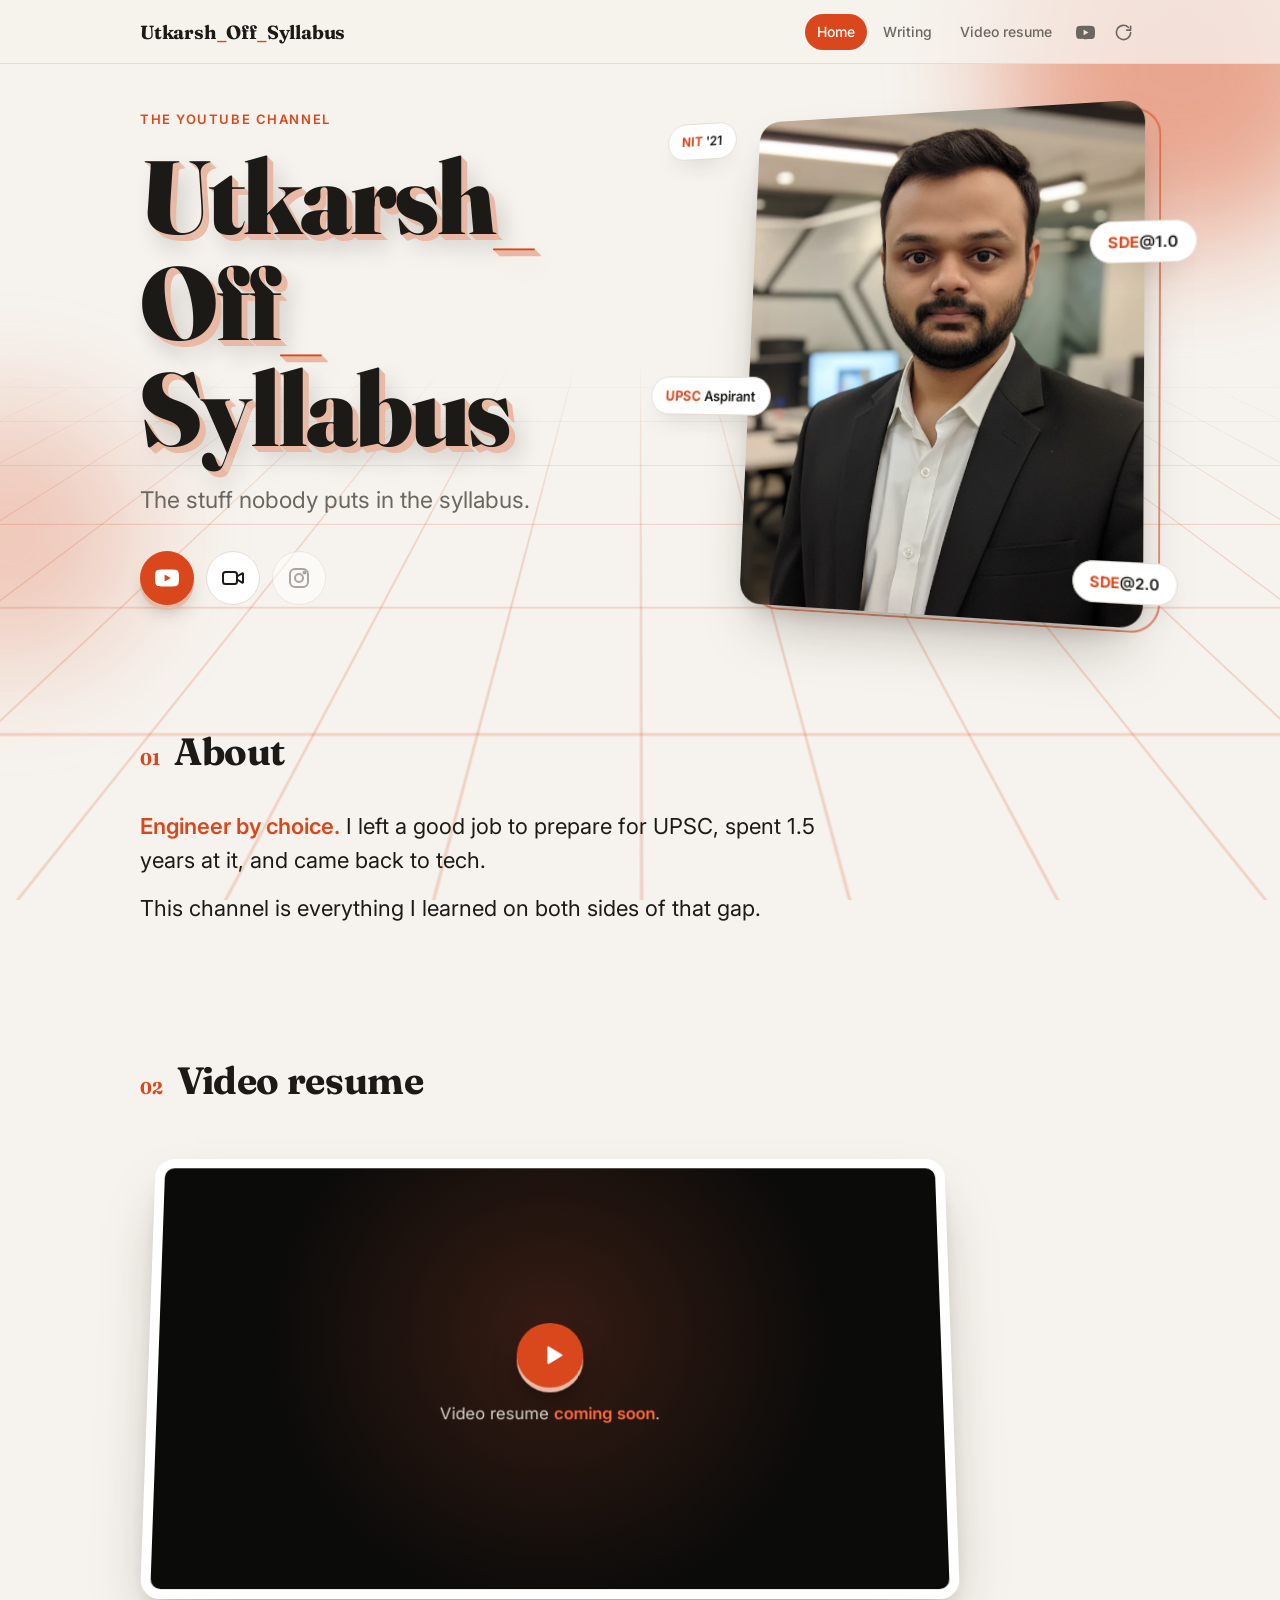
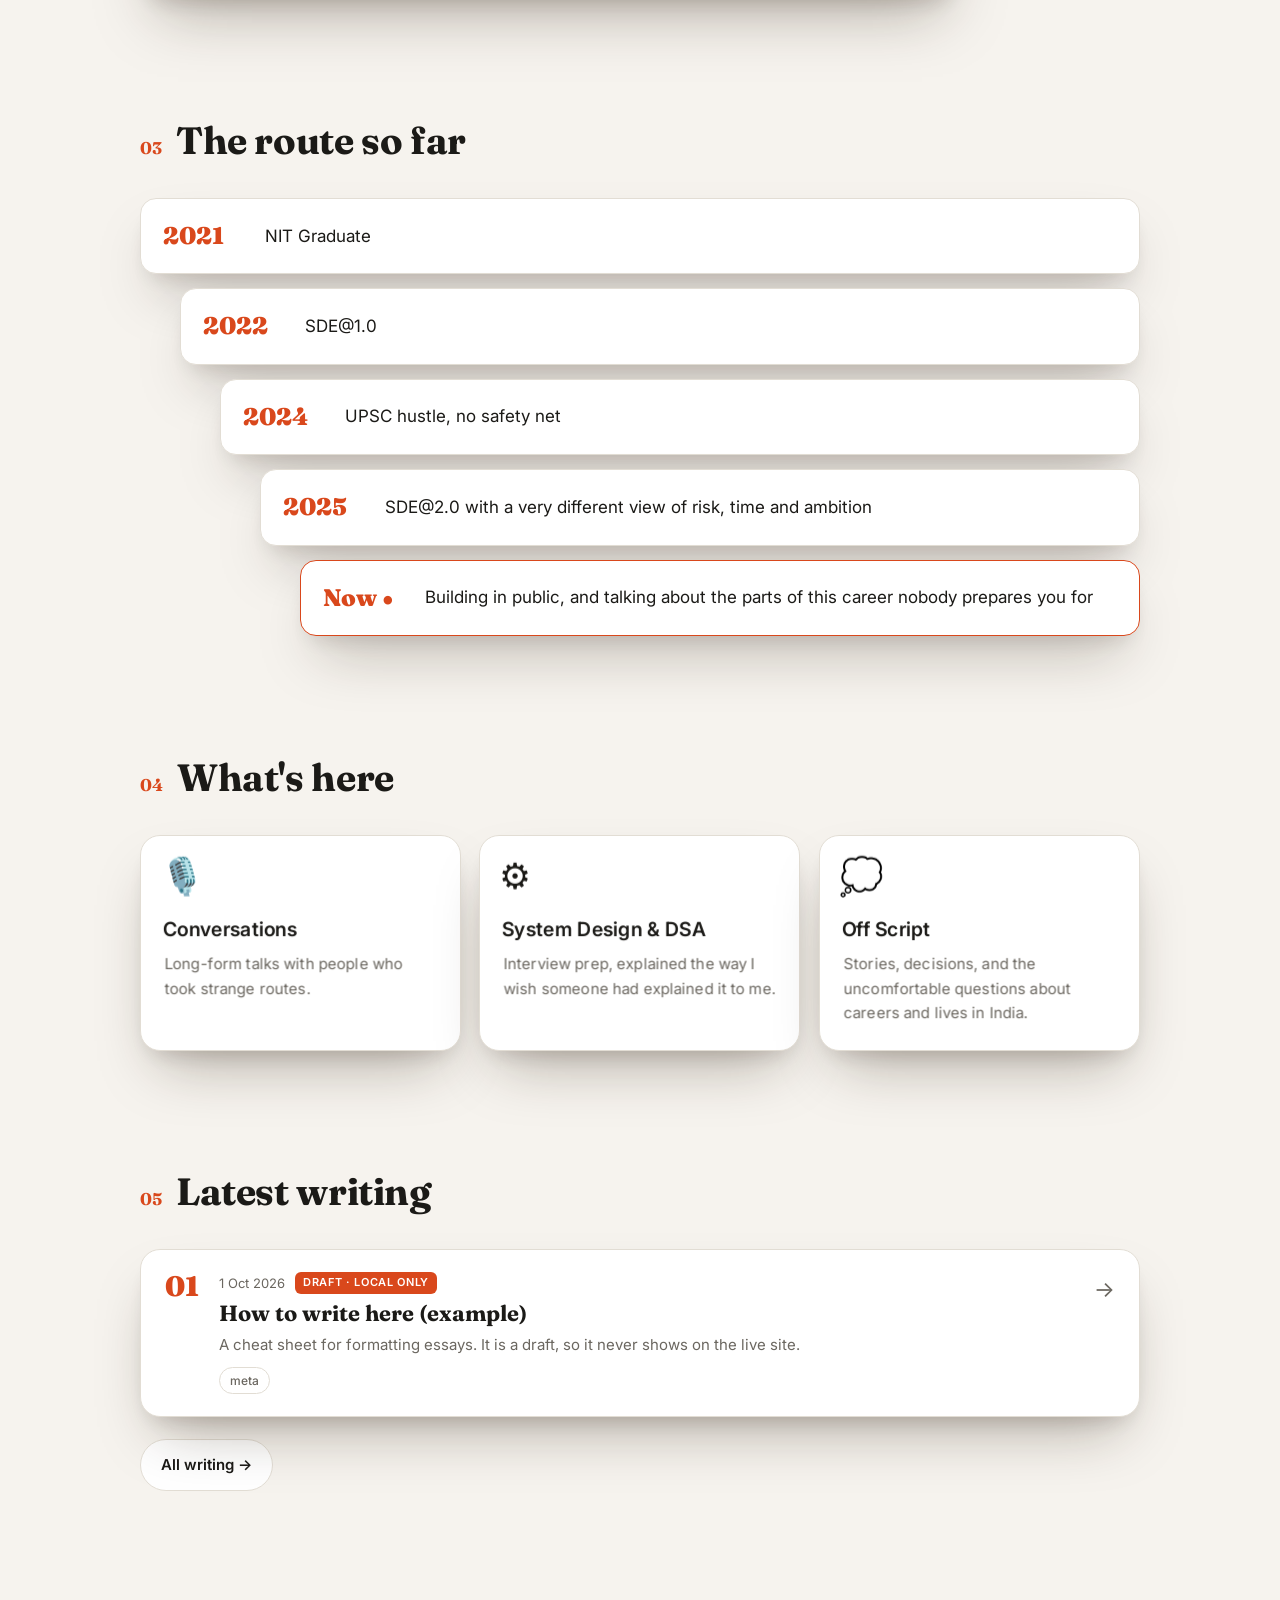
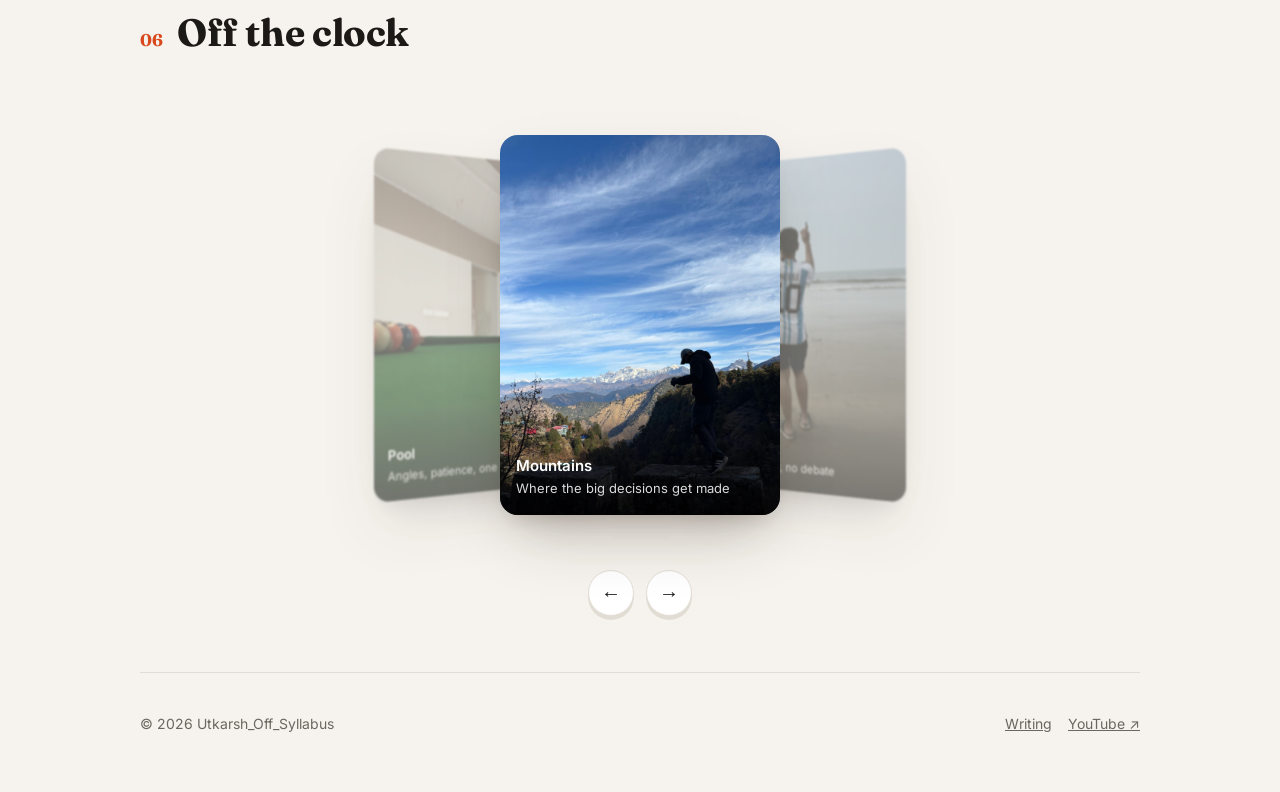
<file: index.html>
<!doctype html>
<html lang="en">
<head>
<meta charset="utf-8">
<meta name="viewport" content="width=device-width, initial-scale=1">
<title>Utkarsh_Off_Syllabus</title>
<meta name="description" content="Utkarsh_Off_Syllabus — the stuff nobody puts in the syllabus. Careers, UPSC, system design and the uncomfortable questions, by Utkarsh.">
<meta property="og:title" content="Utkarsh_Off_Syllabus">
<meta property="og:description" content="The stuff nobody puts in the syllabus.">
<meta property="og:image" content="assets/img/portrait.webp">
<link rel="preconnect" href="https://fonts.googleapis.com">
<link rel="preconnect" href="https://fonts.gstatic.com" crossorigin>
<link href="https://fonts.googleapis.com/css2?family=Fraunces:opsz,wght@9..144,500;9..144,700;9..144,900&family=Inter:wght@400;500;600&display=swap" rel="stylesheet">
<link rel="stylesheet" href="css/tokens.css?v=20261001140530">
<link rel="stylesheet" href="css/base.css?v=20261001140530">
<link rel="stylesheet" href="css/components.css?v=20261001140530">
<!-- Versioned module URLs so a normal refresh picks up new code. The ?v= number is bumped on every commit by tools/pre-commit. Add new JS files here. -->
<script type="importmap">
{ "imports": {
    "./js/content.js": "./js/content.js?v=20261001140530",
    "./js/render.js": "./js/render.js?v=20261001140530",
    "./js/icons.js": "./js/icons.js?v=20261001140530",
    "./js/util.js": "./js/util.js?v=20261001140530",
    "./js/layout.js": "./js/layout.js?v=20261001140530",
    "./js/essays.js": "./js/essays.js?v=20261001140530",
    "./js/effects/tilt.js": "./js/effects/tilt.js?v=20261001140530",
    "./js/effects/reveal.js": "./js/effects/reveal.js?v=20261001140530",
    "./js/effects/carousel.js": "./js/effects/carousel.js?v=20261001140530",
    "./js/effects/tooltips.js": "./js/effects/tooltips.js?v=20261001140530",
    "./essays/index.js": "./essays/index.js?v=20261001140530"
} }
</script>
<script type="module" src="js/main.js?v=20261001140530"></script>
</head>
<body>
  <div class="stage" aria-hidden="true">
    <div class="orb a"></div>
    <div class="orb b"></div>
    <div class="floor"></div>
  </div>

  <!-- Page content is rendered from js/content.js -->
  <main class="wrap" id="app">
    <noscript>
      <header class="hero">
        <div>
          <h1>Utkarsh<span class="us">_</span><br>Off<span class="us">_</span><br>Syllabus</h1>
          <p class="tagline">The stuff nobody puts in the syllabus.</p>
          <a class="btn primary" href="https://www.youtube.com/channel/UCdNdQLkunF5r1ROqwlkOKAQ">Watch on YouTube</a>
        </div>
      </header>
    </noscript>
  </main>
</body>
</html>
</file>
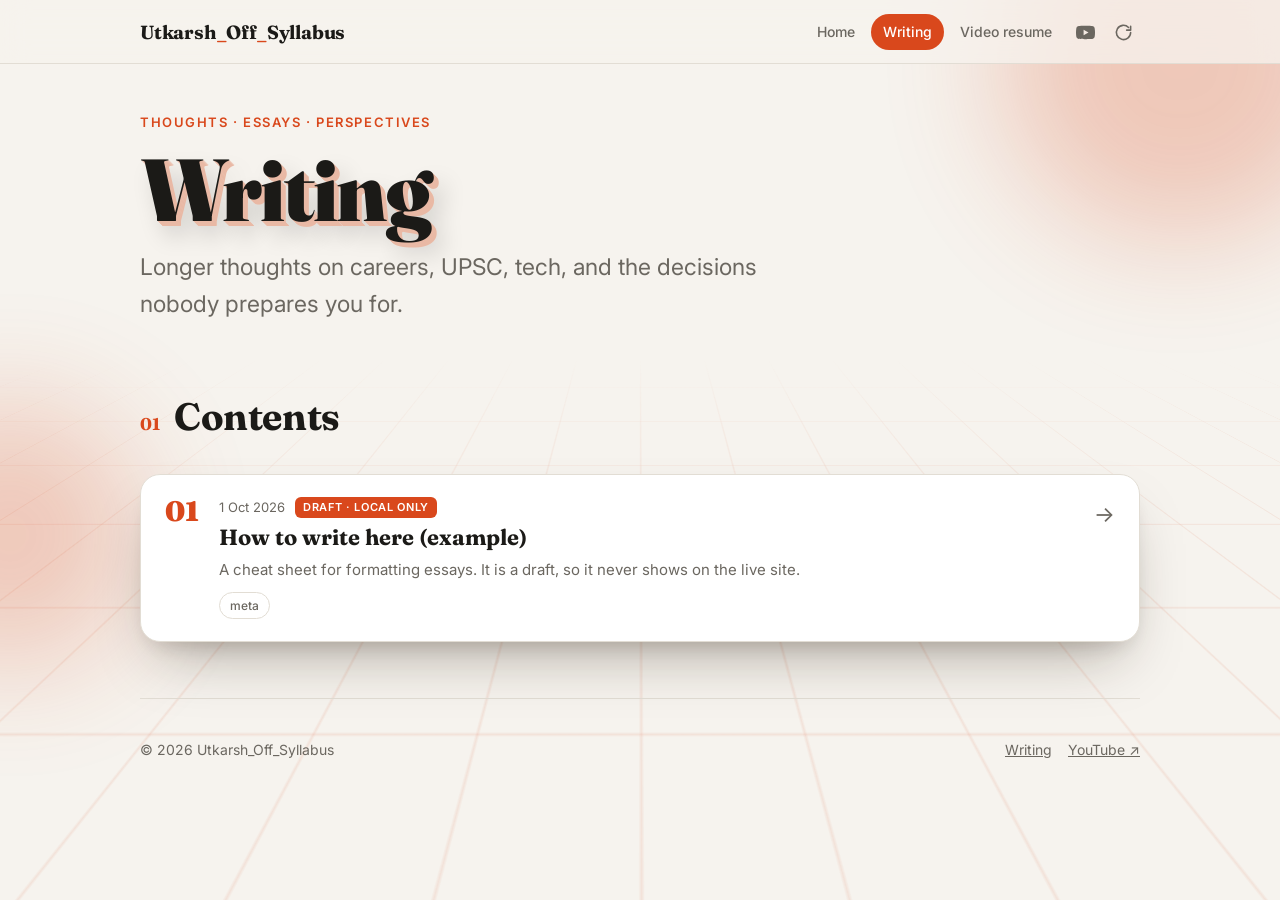
<file: writing.html>
<!doctype html>
<html lang="en">
<head>
<meta charset="utf-8">
<meta name="viewport" content="width=device-width, initial-scale=1">
<title>Writing · Utkarsh_Off_Syllabus</title>
<meta name="description" content="Thoughts, essays and perspectives from Utkarsh_Off_Syllabus — on careers, UPSC, tech and the parts nobody puts in the syllabus.">
<meta property="og:title" content="Writing · Utkarsh_Off_Syllabus">
<meta property="og:description" content="Thoughts, essays and perspectives.">
<meta property="og:image" content="assets/img/portrait.webp">
<link rel="preconnect" href="https://fonts.googleapis.com">
<link rel="preconnect" href="https://fonts.gstatic.com" crossorigin>
<link href="https://fonts.googleapis.com/css2?family=Fraunces:ital,opsz,wght@0,9..144,500;0,9..144,700;0,9..144,900;1,9..144,500&family=Inter:wght@400;500;600&display=swap" rel="stylesheet">
<link rel="stylesheet" href="css/tokens.css?v=20261001140530">
<link rel="stylesheet" href="css/base.css?v=20261001140530">
<link rel="stylesheet" href="css/components.css?v=20261001140530">
<link rel="stylesheet" href="css/writing.css?v=20261001140530">
<!-- Versioned module URLs so a normal refresh picks up new code. The ?v= number is bumped on every commit by tools/pre-commit. Add new JS files here. -->
<script type="importmap">
{ "imports": {
    "./js/content.js": "./js/content.js?v=20261001140530",
    "./js/render.js": "./js/render.js?v=20261001140530",
    "./js/icons.js": "./js/icons.js?v=20261001140530",
    "./js/util.js": "./js/util.js?v=20261001140530",
    "./js/layout.js": "./js/layout.js?v=20261001140530",
    "./js/essays.js": "./js/essays.js?v=20261001140530",
    "./js/effects/tilt.js": "./js/effects/tilt.js?v=20261001140530",
    "./js/effects/reveal.js": "./js/effects/reveal.js?v=20261001140530",
    "./js/effects/carousel.js": "./js/effects/carousel.js?v=20261001140530",
    "./js/effects/tooltips.js": "./js/effects/tooltips.js?v=20261001140530",
    "./essays/index.js": "./essays/index.js?v=20261001140530"
} }
</script>
<script type="module" src="js/writing.js?v=20261001140530"></script>
</head>
<body>
  <div class="stage quiet" aria-hidden="true">
    <div class="orb a"></div>
    <div class="orb b"></div>
    <div class="floor"></div>
  </div>

  <!-- Rendered by js/writing.js from essays/index.js and essays/*.md -->
  <main class="wrap" id="app">
    <noscript>
      <h1>Writing</h1>
      <p>This page needs JavaScript to load the essays. <a href="index.html">Back home</a></p>
    </noscript>
  </main>
</body>
</html>
</file>
<file: css/tokens.css>
/* Design tokens — change colours, fonts and depth here; everything else reads from these. */
:root {
  --font-display: Fraunces, Georgia, serif;
  --font-body: Inter, system-ui, -apple-system, "Segoe UI", sans-serif;

  --bg: #f6f3ee;
  --surface: #ffffff;
  --ink: #1b1a17;
  --muted: #6b6760;
  --line: #e2ddd4;
  --accent: #d9481c;
  --accent-ink: #ffffff;
  --grid: rgba(217, 72, 28, .22);
  --extrude: #e9b9a5;
  --shadow: 0 30px 60px -20px rgba(40, 25, 10, .35), 0 12px 24px -12px rgba(40, 25, 10, .2);

  --radius: 20px;
  --max-width: 1040px;
  --gutter: 20px;
  --ease-out: cubic-bezier(.2, .8, .2, 1);
}

@media (prefers-color-scheme: dark) {
  :root {
    --bg: #12110f;
    --surface: #1d1c19;
    --ink: #f1ede6;
    --muted: #a29d94;
    --line: #2e2c28;
    --accent: #ff6a3d;
    --accent-ink: #12110f;
    --grid: rgba(255, 106, 61, .18);
    --extrude: #5a2a19;
    --shadow: 0 30px 60px -20px rgba(0, 0, 0, .7), 0 12px 24px -12px rgba(0, 0, 0, .5);
  }
}
</file>
<file: css/base.css>
/* Reset, page layout, typography, 3D backdrop and shared section chrome. */
* { box-sizing: border-box; }
/* `clip` (not `hidden`) so sticky nav/outline keep working */
html { -webkit-text-size-adjust: 100%; overflow-x: clip; }
body {
  margin: 0;
  background: var(--bg);
  color: var(--ink);
  font: 400 17px/1.6 var(--font-body);
  overflow-x: clip;
}
a { color: inherit; }
img { display: block; max-width: 100%; }

.sr-only {
  position: absolute; width: 1px; height: 1px; padding: 0; margin: -1px;
  overflow: hidden; clip: rect(0 0 0 0); white-space: nowrap; border: 0;
}
.wrap { max-width: var(--max-width); margin: 0 auto; padding: 0 var(--gutter); position: relative; z-index: 1; }

/* ---------- 3D backdrop: perspective grid floor ---------- */
.stage {
  position: fixed; inset: 0; z-index: 0; pointer-events: none;
  perspective: 600px; perspective-origin: 50% 35%; overflow: hidden;
}
.floor {
  position: absolute; left: -50%; right: -50%; bottom: -30%; height: 90%;
  background-image:
    linear-gradient(var(--grid) 1px, transparent 1px),
    linear-gradient(90deg, var(--grid) 1px, transparent 1px);
  background-size: 64px 64px;
  transform: rotateX(72deg);
  transform-origin: 50% 0;
  -webkit-mask-image: linear-gradient(to bottom, transparent 0%, #000 35%, #000 70%, transparent 100%);
          mask-image: linear-gradient(to bottom, transparent 0%, #000 35%, #000 70%, transparent 100%);
  animation: drive 6s linear infinite;
}
@keyframes drive { to { background-position: 0 64px; } }
.orb { position: absolute; border-radius: 50%; filter: blur(60px); opacity: .45; background: var(--accent); }
.orb.a { width: 360px; height: 360px; top: -120px; right: -80px; }
.orb.b { width: 260px; height: 260px; top: 45%; left: -120px; opacity: .25; }

/* ---------- Typography ---------- */
.eyebrow {
  font-size: 13px; font-weight: 600; letter-spacing: .12em; text-transform: uppercase;
  color: var(--accent);
}
h1 {
  font-family: var(--font-display); font-weight: 900;
  font-size: clamp(52px, 10vw, 104px); line-height: 1.02; letter-spacing: -.02em;
  margin: 14px 0 20px;
  /* extruded 3D type */
  text-shadow:
    1px 1px 0 var(--extrude), 2px 2px 0 var(--extrude), 3px 3px 0 var(--extrude),
    4px 4px 0 var(--extrude), 5px 5px 0 var(--extrude), 6px 6px 0 var(--extrude),
    10px 14px 24px rgba(0, 0, 0, .18);
}
h2 {
  font-family: var(--font-display); font-weight: 700;
  font-size: clamp(28px, 5vw, 38px); margin: 0; letter-spacing: -.01em;
}

/* ---------- Sections ---------- */
section { padding: 56px 0; }
.sec-head { display: flex; align-items: baseline; gap: 14px; margin-bottom: 26px; }
.sec-head .num { font-family: var(--font-display); color: var(--accent); font-weight: 700; }

/* Shared 3D primitives: perspective host, tiltable element, fold-in reveal */
.scene { perspective: 1000px; }
.tilt { transform-style: preserve-3d; transition: transform .25s ease-out; will-change: transform; }
.reveal-wrap { perspective: 1200px; }
.reveal {
  transform: rotateX(38deg) translateY(40px) translateZ(-80px);
  transform-origin: 50% 100%;
  opacity: 0;
  transition: transform .8s var(--ease-out), opacity .8s ease;
}
.reveal.in { transform: none; opacity: 1; }

footer { padding: 40px 0 56px; border-top: 1px solid var(--line); color: var(--muted); font-size: 14px; }
footer .row { display: flex; flex-wrap: wrap; justify-content: space-between; gap: 12px; }
footer .links { display: flex; gap: 16px; }

@media (prefers-reduced-motion: reduce) {
  .floor { animation: none; }
  .reveal { transform: none; opacity: 1; transition: none; }
  .tilt { transition: none; }
}
</file>
<file: css/components.css>
/* One block per component; each matches a renderer in js/render.js. */

/* ---------- Buttons ---------- */
.cta { display: flex; flex-wrap: wrap; gap: 12px; }
.btn {
  display: inline-flex; align-items: center; gap: 10px;
  padding: 13px 20px; border-radius: 999px; text-decoration: none;
  font-weight: 600; font-size: 15px; border: 1px solid var(--line);
  background: var(--surface); color: var(--ink);
  transition: transform .15s ease, box-shadow .15s ease;
}
.btn.primary {
  background: var(--accent); color: var(--accent-ink); border-color: var(--accent);
  box-shadow: 0 5px 0 0 var(--extrude), 0 12px 20px -8px rgba(0, 0, 0, .3);
}
.btn.primary:hover { transform: translateY(-2px); box-shadow: 0 7px 0 0 var(--extrude), 0 16px 24px -8px rgba(0, 0, 0, .3); }
.btn.primary:active { transform: translateY(4px); box-shadow: 0 1px 0 0 var(--extrude); }
.btn.ghost { color: var(--muted); cursor: default; }
.btn svg { width: 18px; height: 18px; flex: none; }
/* Round icon-only buttons (hero) */
.btn.icon-btn { width: 54px; height: 54px; padding: 0; justify-content: center; }
.btn.icon-btn svg { width: 24px; height: 24px; }
.btn.icon-btn:not(.primary):not(.ghost):hover { transform: translateY(-2px); border-color: var(--accent); color: var(--accent); }
.btn.ghost { opacity: .55; }

/* ---------- Top navigation ---------- */
.topnav {
  position: sticky; top: 0; z-index: 50;
  display: flex; align-items: center; justify-content: space-between; gap: 16px;
  padding: 14px 0;
}
.topnav::before {  /* full-bleed frosted bar behind the centred content */
  content: ""; position: absolute; inset: 0 calc(50% - 50vw); z-index: -1;
  background: color-mix(in srgb, var(--bg) 78%, transparent);
  -webkit-backdrop-filter: blur(14px); backdrop-filter: blur(14px);
  border-bottom: 1px solid var(--line);
}
.brand {
  font-family: var(--font-display); font-weight: 700; font-size: 19px;
  text-decoration: none; white-space: nowrap; letter-spacing: -.01em;
}
.brand .us, h1 .us { color: var(--accent); }
.navlinks { display: flex; gap: 4px; }
.navlinks a {
  padding: 7px 12px; border-radius: 999px; text-decoration: none;
  font-size: 14px; font-weight: 500; color: var(--muted); white-space: nowrap;
  transition: color .15s ease, background .15s ease;
}
.navlinks a:hover { color: var(--ink); background: var(--surface); }
.navlinks a[aria-current="page"] { color: var(--accent-ink); background: var(--accent); }
.navlinks { align-items: center; }
.navicon {
  display: inline-grid; place-items: center; width: 34px; height: 34px; padding: 0 !important;
  border-radius: 50%; border: 0; background: none; color: var(--muted); cursor: pointer;
}
.navicon svg { width: 19px; height: 19px; }
.navicon:hover { color: var(--accent); background: var(--surface); }
.navicon.spinning svg { animation: spin .8s linear infinite; }
@keyframes spin { to { transform: rotate(360deg); } }

/* ---------- Hero ---------- */
.hero {
  padding: 40px 0 56px;
  display: grid; grid-template-columns: 1.15fr .85fr; gap: 48px; align-items: center;
}
.tagline { font-size: clamp(19px, 3.4vw, 23px); color: var(--muted); margin: 0 0 32px; }

/* 3D portrait card */
.portrait { position: relative; border-radius: 22px; transform: rotateY(-14deg) rotateX(6deg); }
.portrait .photo {
  border-radius: 22px; overflow: hidden; box-shadow: var(--shadow);
  aspect-ratio: 4 / 5; background: var(--line); transform: translateZ(0);
}
.portrait img { width: 100%; height: 100%; object-fit: cover; object-position: 50% 0; }
.portrait .frame {
  position: absolute; inset: -14px; border: 2px solid var(--accent); border-radius: 30px;
  transform: translateZ(-60px); opacity: .6;
}
.chip {
  position: absolute; padding: 8px 14px; border-radius: 999px;
  background: var(--surface); color: var(--ink); border: 1px solid var(--line);
  font: 600 13px/1.4 var(--font-body); white-space: nowrap; box-shadow: var(--shadow);
  cursor: help;
  transform: translateZ(var(--z));
  transition: transform .2s ease, border-color .2s ease;
}
.chip strong { color: var(--accent); }
.chip:hover, .chip:focus-visible, .chip.open {
  transform: translateZ(calc(var(--z) + 60px));
  border-color: var(--accent);
  outline: none;
}
/* Up to four badges, placed around the portrait at different depths */
.chip.c1 { --z: 90px;  top: 6%;     left: -14%; }
.chip.c2 { --z: 130px; top: 30%;    right: -12%; }
.chip.c3 { --z: 110px; top: 56%;    left: -12%; }
.chip.c4 { --z: 70px;  bottom: 6%;  right: -8%; }

/* Badge note — shows on hover, keyboard focus, or tap (.open) */
.tip {
  position: absolute; bottom: calc(100% + 10px); left: 0;
  width: max-content; max-width: min(240px, 70vw);
  padding: 10px 12px; border-radius: 12px;
  background: var(--ink); color: var(--bg); box-shadow: var(--shadow);
  font-weight: 400; font-size: 13px; line-height: 1.45; text-align: left; white-space: normal;
  opacity: 0; visibility: hidden; transform: translateY(6px);
  transition: opacity .18s ease, transform .18s ease, visibility .18s;
  pointer-events: none;
}
.tip strong { color: inherit; }
.chip.c2 .tip, .chip.c4 .tip { left: auto; right: 0; }
.chip:hover .tip, .chip:focus-visible .tip, .chip.open .tip { opacity: 1; visibility: visible; transform: none; }

/* ---------- About ---------- */
.about { max-width: 680px; font-size: clamp(19px, 2.6vw, 22px); line-height: 1.55; }
.about p { margin: 0 0 14px; }
.about strong { font-weight: 600; color: var(--accent); }

/* ---------- Video (3D screen) ---------- */
.video { max-width: 820px; }
.screen {
  position: relative; aspect-ratio: 16 / 9; overflow: hidden;
  border-radius: var(--radius); border: 10px solid var(--surface);
  background: #0b0b0a; box-shadow: var(--shadow);
  transform: perspective(1400px) rotateX(7deg);
  transform-origin: 50% 100%;
  transition: transform .5s var(--ease-out);
}
.screen:hover { transform: perspective(1400px) rotateX(0deg); }
.screen iframe, .screen video { position: absolute; inset: 0; width: 100%; height: 100%; border: 0; }
.video-empty {
  position: absolute; inset: 0; display: grid; place-content: center; justify-items: center; gap: 14px;
  color: #d8d3cb; text-align: center; padding: 20px;
  background: radial-gradient(circle at 50% 40%, rgba(255, 106, 61, .18), transparent 60%);
}
.video-empty p { margin: 0; font-size: 17px; }
.video-empty strong { color: #ff6a3d; font-weight: 600; }
.video-empty .play {
  width: 68px; height: 68px; border-radius: 50%; display: grid; place-items: center;
  background: var(--accent); color: var(--accent-ink);
  box-shadow: 0 5px 0 0 var(--extrude), 0 16px 30px -8px rgba(0, 0, 0, .5);
}
.video-empty .play svg { width: 28px; height: 28px; margin-left: 4px; }
.video-note { color: var(--muted); font-size: 15px; margin: 18px 0 0; }
html { scroll-behavior: smooth; }
section[id] { scroll-margin-top: 16px; }

/* ---------- Timeline (3D steps) ---------- */
.steps { list-style: none; margin: 0; padding: 0; display: grid; gap: 14px; }
.steps li {
  display: grid; grid-template-columns: 84px 1fr; gap: 18px; align-items: center;
  background: var(--surface); border: 1px solid var(--line); border-radius: 16px;
  padding: 18px 22px; box-shadow: var(--shadow);
  margin-left: min(calc(var(--i, 0) * 4%), 16%);
}
.steps li.current { border-color: var(--accent); }
.year { font-family: var(--font-display); font-weight: 900; font-size: 24px; color: var(--accent); }
.steps .current .year::after { content: " •"; animation: blink 1.6s infinite; }
@keyframes blink { 50% { opacity: 0; } }

/* ---------- Cards ---------- */
.cards { display: grid; gap: 18px; grid-template-columns: repeat(auto-fit, minmax(240px, 1fr)); }
.card {
  background: var(--surface); border: 1px solid var(--line); border-radius: var(--radius);
  padding: 26px; box-shadow: var(--shadow); height: 100%;
}
.card .icon { font-size: 34px; line-height: 1; display: inline-block; transform: translateZ(50px); }
.card h3 { margin: 16px 0 6px; font-size: 19px; font-weight: 600; transform: translateZ(30px); }
.card p { margin: 0; color: var(--muted); font-size: 15px; transform: translateZ(18px); }

/* ---------- Essay list (table of contents) ---------- */
.essays { list-style: none; margin: 0; padding: 0; display: grid; gap: 14px; }
.essays li { perspective: 900px; }
.essay-card {
  display: grid; grid-template-columns: auto 1fr auto; gap: 20px; align-items: start;
  padding: 22px 24px; border-radius: var(--radius); text-decoration: none;
  background: var(--surface); border: 1px solid var(--line); box-shadow: var(--shadow);
  transform-origin: 50% 100%;
  transition: transform .3s var(--ease-out), border-color .2s ease;
}
.essay-card:hover, .essay-card:focus-visible {
  transform: translateY(-4px) rotateX(5deg); border-color: var(--accent); outline: none;
}
.essay-num { font-family: var(--font-display); font-weight: 900; font-size: 28px; line-height: 1; color: var(--accent); }
.essay-body { display: grid; gap: 6px; min-width: 0; }
.essay-meta { display: flex; flex-wrap: wrap; align-items: center; gap: 10px; font-size: 13px; color: var(--muted); }
.essay-title { font-family: var(--font-display); font-weight: 700; font-size: 22px; line-height: 1.25; }
.essay-summary { color: var(--muted); font-size: 15px; }
.essay-arrow { font-size: 22px; color: var(--muted); transition: transform .2s ease, color .2s ease; }
.essay-card:hover .essay-arrow { transform: translateX(4px); color: var(--accent); }
.tags { display: flex; flex-wrap: wrap; gap: 6px; margin-top: 4px; }
.tag {
  font-size: 12px; font-weight: 500; padding: 3px 10px; border-radius: 999px;
  border: 1px solid var(--line); color: var(--muted);
}
.draft {
  font-size: 11px; font-weight: 600; text-transform: uppercase; letter-spacing: .06em;
  padding: 2px 8px; border-radius: 6px; background: var(--accent); color: var(--accent-ink);
}
.essay-empty {
  padding: 28px; border-radius: var(--radius); border: 1px dashed var(--line);
  color: var(--muted); text-align: center; font-size: 17px;
}
.more-link { margin: 22px 0 0; }

/* ---------- Gallery (3D coverflow carousel) ---------- */
.carousel {
  position: relative; height: 470px; perspective: 1100px;
  display: flex; align-items: center; justify-content: center;
  touch-action: pan-y; cursor: grab; user-select: none;
}
.carousel:active { cursor: grabbing; }
.ring { position: relative; width: 280px; height: 380px; transform-style: preserve-3d; }
.slide {
  position: absolute; inset: 0; margin: 0;
  border-radius: 18px; overflow: hidden; box-shadow: var(--shadow); background: var(--line);
  transition: transform .9s var(--ease-out), opacity .6s ease, filter .6s ease;
}
.slide img { width: 100%; height: 100%; object-fit: cover; pointer-events: none; }
.slide figcaption {
  position: absolute; left: 0; right: 0; bottom: 0; padding: 40px 16px 16px;
  color: #fff; font-size: 15px; font-weight: 600;
  background: linear-gradient(to top, rgba(0, 0, 0, .75), transparent);
}
.slide figcaption span { display: block; font-weight: 400; font-size: 13px; opacity: .85; }
.slide:not(.active) { opacity: .55; filter: grayscale(.4) blur(1px); }
.controls { display: flex; justify-content: center; gap: 12px; margin-top: 10px; }
.controls button {
  width: 46px; height: 46px; border-radius: 50%;
  background: var(--surface); color: var(--ink); border: 1px solid var(--line);
  font-size: 20px; cursor: pointer; box-shadow: 0 4px 0 0 var(--line);
}
.controls button:active { transform: translateY(3px); box-shadow: none; }

/* ---------- Responsive ---------- */
@media (max-width: 820px) {
  .hero { grid-template-columns: 1fr; gap: 56px; padding-top: 48px; }
  .hero .scene { max-width: 340px; margin: 0 auto; width: 82%; }
  .chip.c1, .chip.c3 { left: -3%; }
  .chip.c2, .chip.c4 { right: -5%; }
  .screen { border-width: 6px; }
  .essay-card { grid-template-columns: auto 1fr; gap: 14px; padding: 18px; }
  .essay-arrow { display: none; }
  .essay-title { font-size: 19px; }
  .steps li { grid-template-columns: 64px 1fr; padding: 16px 18px; margin-left: 0; }
  .carousel { height: 400px; }
  .ring { width: 220px; height: 300px; }
}

@media (max-width: 560px) {
  /* Nav wraps to two rows; links scroll sideways if they don't fit */
  .topnav { flex-wrap: wrap; gap: 6px; padding: 10px 0; }
  .navlinks { width: 100%; overflow-x: auto; scrollbar-width: none; margin: 0 -4px; }
  .navlinks::-webkit-scrollbar { display: none; }
}

@media (prefers-reduced-motion: reduce) {
  .steps .current .year::after { animation: none; }
  .slide, .chip, .tip, .screen, .essay-card { transition: none; }
  .essay-card:hover { transform: none; }
  html { scroll-behavior: auto; }
}
</file>
<file: css/writing.css>
/* Writing page: contents header, tag filters, single essay, prose and outline. */

/* Calmer backdrop behind long-form reading */
.stage.quiet .floor { opacity: .45; }
.stage.quiet .orb { opacity: .25; }

/* ---------- Contents page ---------- */
.page-head { padding: 48px 0 8px; }
.page-title {
  font-family: var(--font-display); font-weight: 900;
  font-size: clamp(48px, 9vw, 88px); line-height: 1; letter-spacing: -.02em; margin: 12px 0 16px;
  text-shadow:
    1px 1px 0 var(--extrude), 2px 2px 0 var(--extrude), 3px 3px 0 var(--extrude),
    4px 4px 0 var(--extrude), 5px 5px 0 var(--extrude), 10px 14px 24px rgba(0, 0, 0, .18);
}
.page-head .tagline { max-width: 620px; }
.toc-section { padding-top: 24px; }

.filters { display: flex; flex-wrap: wrap; gap: 8px; margin: -6px 0 22px; }
.filter {
  font: 500 14px/1 var(--font-body); padding: 8px 14px; border-radius: 999px; cursor: pointer;
  background: var(--surface); color: var(--muted); border: 1px solid var(--line);
}
.filter[aria-pressed="true"] { background: var(--accent); color: var(--accent-ink); border-color: var(--accent); }

/* ---------- Single essay ---------- */
.essay { padding: 32px 0 24px; }
.back { display: inline-block; color: var(--muted); text-decoration: none; font-size: 14px; font-weight: 500; margin-bottom: 28px; }
.back:hover { color: var(--accent); }
.essay-header { max-width: 760px; margin-bottom: 36px; }
.essay-header .essay-meta { font-size: 14px; }
.essay-header .essay-num { font-size: 18px; }
.essay-heading {
  font-family: var(--font-display); font-weight: 900;
  font-size: clamp(36px, 6.4vw, 60px); line-height: 1.08; letter-spacing: -.02em; margin: 14px 0 14px;
}
.essay-dek { font-size: clamp(18px, 2.4vw, 21px); color: var(--muted); margin: 0 0 10px; }

.essay-layout { display: grid; grid-template-columns: minmax(0, 1fr) 240px; gap: 56px; align-items: start; }
.outline { order: 2; position: sticky; top: 84px; }
.prose { order: 1; }

/* Outline ("On this page") */
.outline-box summary {
  font-size: 12px; font-weight: 600; letter-spacing: .1em; text-transform: uppercase;
  color: var(--muted); cursor: pointer; list-style: none; margin-bottom: 12px;
}
.outline-box summary::-webkit-details-marker { display: none; }
.outline ol { list-style: none; margin: 0; padding: 0 0 0 14px; border-left: 2px solid var(--line); display: grid; gap: 2px; }
.outline a {
  display: block; padding: 5px 0; font-size: 14px; line-height: 1.4;
  color: var(--muted); text-decoration: none; transition: color .15s ease;
}
.outline .lvl-h3 a { padding-left: 14px; font-size: 13px; }
.outline a:hover { color: var(--ink); }
.outline a.active { color: var(--accent); font-weight: 600; }

/* ---------- Prose ---------- */
.prose { max-width: 68ch; font-size: 18px; line-height: 1.75; }
.prose > :first-child { margin-top: 0; }
.prose p, .prose ul, .prose ol, .prose blockquote, .prose pre, .prose figure { margin: 0 0 1.3em; }
.prose h2, .prose h3 { font-family: var(--font-display); line-height: 1.25; scroll-margin-top: 90px; }
.prose h2 { font-size: 30px; font-weight: 700; margin: 2em 0 .6em; }
.prose h3 { font-size: 22px; font-weight: 700; margin: 1.6em 0 .5em; }
.prose a { color: var(--accent); text-underline-offset: 3px; }
.prose strong { font-weight: 600; }
.prose ul, .prose ol { padding-left: 1.3em; }
.prose li { margin: .35em 0; }
.prose li::marker { color: var(--accent); }
.prose blockquote {
  padding: 4px 0 4px 22px; border-left: 4px solid var(--accent);
  font-family: var(--font-display); font-style: italic; font-size: 22px; line-height: 1.5; color: var(--ink);
}
.prose code {
  font: .88em/1.5 ui-monospace, SFMono-Regular, Consolas, monospace;
  background: var(--surface); border: 1px solid var(--line); border-radius: 6px; padding: .1em .4em;
}
.prose pre {
  background: #15140f; color: #ede7dc; border-radius: 14px; padding: 18px 20px;
  overflow-x: auto; box-shadow: var(--shadow); font-size: 15px;
}
.prose pre code { background: none; border: 0; padding: 0; color: inherit; font-size: inherit; }
.prose img { border-radius: 14px; box-shadow: var(--shadow); margin: 1.6em auto; max-height: 70vh; width: auto; }
.prose hr { border: 0; height: 1px; background: var(--line); margin: 2.4em 0; }
.prose table { width: 100%; border-collapse: collapse; margin: 0 0 1.3em; font-size: 16px; display: block; overflow-x: auto; }
.prose th, .prose td { text-align: left; padding: 8px 12px; border-bottom: 1px solid var(--line); }
.loading { color: var(--muted); }

/* Older / newer */
.pager {
  display: grid; grid-template-columns: 1fr 1fr; gap: 14px;
  margin-top: 56px; padding-top: 28px; border-top: 1px solid var(--line);
}
.pager-link {
  display: grid; gap: 4px; padding: 18px 20px; border-radius: 16px; text-decoration: none;
  background: var(--surface); border: 1px solid var(--line);
  font-family: var(--font-display); font-weight: 700; font-size: 18px; line-height: 1.3;
  transition: border-color .2s ease, transform .2s ease;
}
.pager-link span { font: 500 13px/1 var(--font-body); color: var(--muted); }
.pager-link.next { text-align: right; grid-column: 2; }
.pager-link:hover { border-color: var(--accent); transform: translateY(-2px); }

@media (max-width: 960px) {
  .essay-layout { grid-template-columns: minmax(0, 1fr); gap: 24px; }
  .outline { order: 0; position: static; }
  .outline-box {
    background: var(--surface); border: 1px solid var(--line); border-radius: 14px; padding: 14px 16px;
  }
  .outline-box summary { margin: 0; }
  .outline-box[open] summary { margin-bottom: 12px; }
}
@media (max-width: 560px) {
  .prose { font-size: 17px; }
  .pager { grid-template-columns: 1fr; }
  .pager-link.next { grid-column: 1; }
}
@media (prefers-reduced-motion: reduce) {
  .pager-link { transition: none; }
}
</file>
